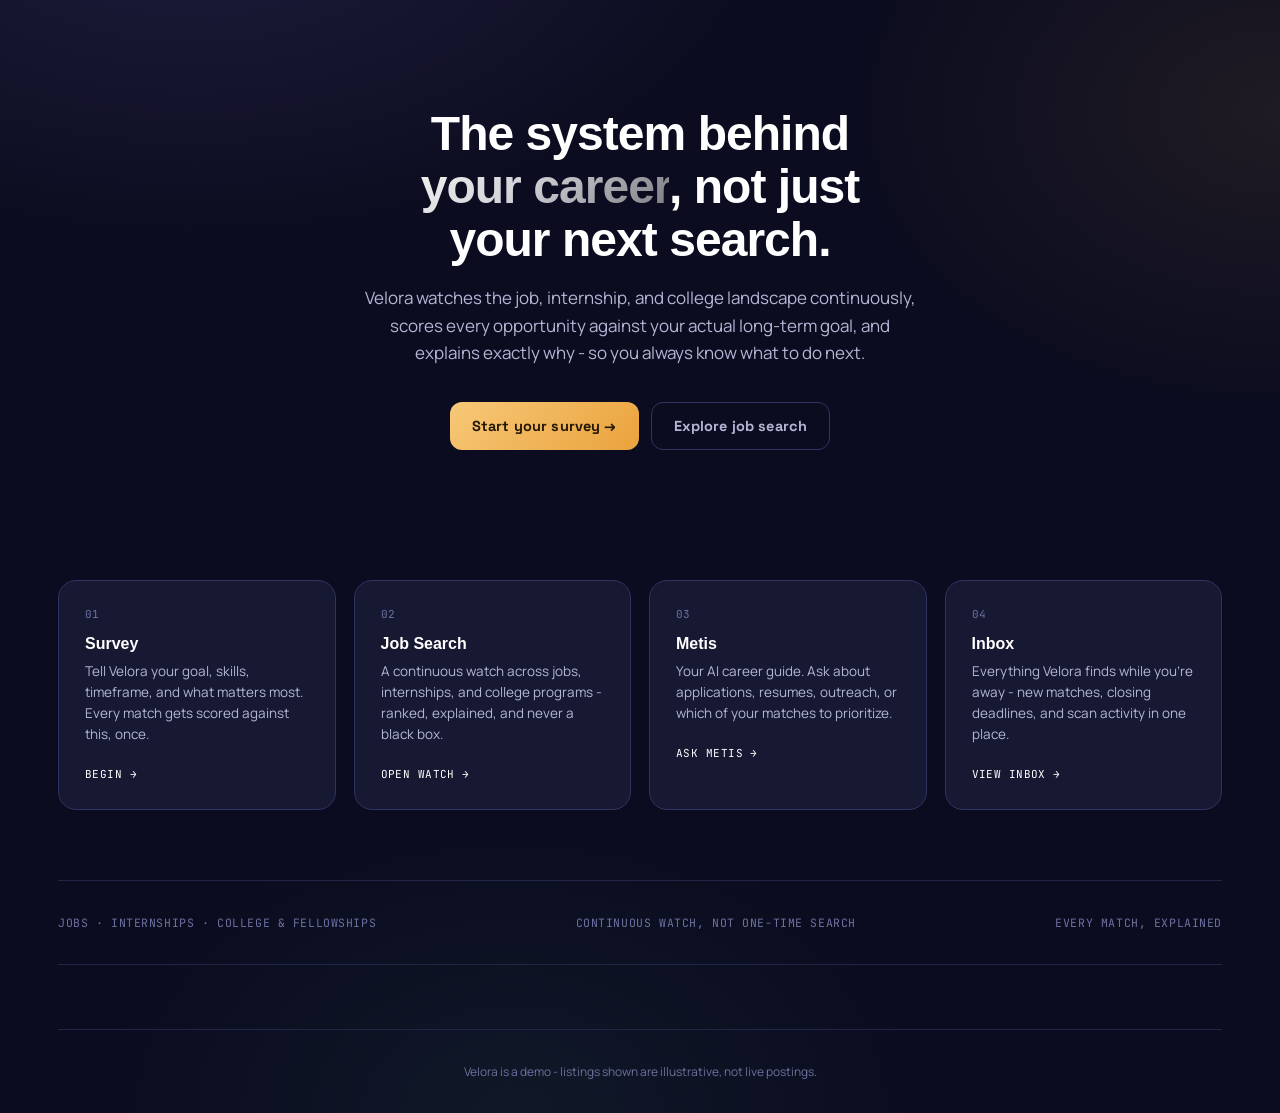
<file: index.html>
<!DOCTYPE html>
<html lang="en">
<head>
<meta charset="UTF-8">
<meta name="viewport" content="width=device-width, initial-scale=1.0">
<title>Velora — The system behind your career</title>
<link rel="stylesheet" href="styles.css">
<style>
.hero{ padding: 80px 0 60px; text-align:center; }
.hero-mark{ margin-bottom: 28px; display:flex; justify-content:center; }
.hero h1{
  font-family:'Sora', sans-serif; font-weight: 800; font-size: 48px; letter-spacing:-0.02em;
  margin: 0 0 18px; line-height: 1.1;
}
.hero h1 .grad{
  background: linear-gradient(135deg, #F1F1EF 0%, #D3D5DA 40%, #7A7C82 100%);
  -webkit-background-clip: text; background-clip: text; color: transparent;
}
.hero p{ font-family:'Manrope', sans-serif; font-size: 17px; color: var(--text-dim); max-width: 560px; margin: 0 auto 36px; line-height: 1.6; }
.hero-ctas{ display:flex; gap: 12px; justify-content:center; flex-wrap:wrap; }

.feature-grid{ display:grid; grid-template-columns: repeat(4, 1fr); gap: 18px; margin-top: 70px; }
@media (max-width: 900px){ .feature-grid{ grid-template-columns: repeat(2, 1fr); } }
@media (max-width: 560px){ .feature-grid{ grid-template-columns: 1fr; } }
.feature-card{
  background: var(--panel); border: 1px solid var(--line); border-radius: var(--radius); padding: 26px;
  transition: border-color .2s ease, transform .2s ease;
}
.feature-card:hover{ border-color: var(--steel); transform: translateY(-2px); }
.feature-card .fnum{ font-family:'JetBrains Mono', monospace; font-size: 11px; color: var(--text-faint); margin-bottom: 14px; }
.feature-card h3{ font-family:'Sora', sans-serif; font-size: 16px; font-weight: 700; margin: 0 0 8px; }
.feature-card p{ font-family:'Manrope', sans-serif; font-size: 13.5px; color: var(--text-dim); line-height: 1.55; margin: 0 0 16px; }
.feature-card a{ font-family:'JetBrains Mono', monospace; font-size: 11px; color: var(--silver); text-transform: uppercase; letter-spacing: 0.04em; }
.feature-card a:hover{ color: var(--text); }

.belt{ margin-top: 70px; padding: 34px 0; border-top: 1px solid var(--line-soft); border-bottom: 1px solid var(--line-soft); }
.belt-inner{ display:flex; justify-content:space-between; gap: 20px; flex-wrap: wrap; font-family:'JetBrains Mono', monospace; font-size: 11.5px; color: var(--text-faint); text-transform: uppercase; letter-spacing: 0.05em; }
</style>
</head>
<body>

<div id="nav-root"></div>

<div class="wrap">
  <div class="hero">
    <div class="hero-mark" id="heroMark"></div>
    <h1>The system behind<br><span class="grad">your career</span>, not just<br>your next search.</h1>
    <p>Velora watches the job, internship, and college landscape continuously, scores every opportunity against your actual long-term goal, and explains exactly why - so you always know what to do next.</p>
    <div class="hero-ctas">
      <a class="btn" href="survey.html">Start your survey →</a>
      <a class="btn ghost" href="dashboard.html">Explore job search</a>
    </div>
  </div>

  <div class="feature-grid">
    <div class="feature-card">
      <div class="fnum">01</div>
      <h3>Survey</h3>
      <p>Tell Velora your goal, skills, timeframe, and what matters most. Every match gets scored against this, once.</p>
      <a href="survey.html">Begin →</a>
    </div>
    <div class="feature-card">
      <div class="fnum">02</div>
      <h3>Job Search</h3>
      <p>A continuous watch across jobs, internships, and college programs - ranked, explained, and never a black box.</p>
      <a href="dashboard.html">Open watch →</a>
    </div>
    <div class="feature-card">
      <div class="fnum">03</div>
      <h3>Metis</h3>
      <p>Your AI career guide. Ask about applications, resumes, outreach, or which of your matches to prioritize.</p>
      <a href="metis.html">Ask Metis →</a>
    </div>
    <div class="feature-card">
      <div class="fnum">04</div>
      <h3>Inbox</h3>
      <p>Everything Velora finds while you're away - new matches, closing deadlines, and scan activity in one place.</p>
      <a href="inbox.html">View inbox →</a>
    </div>
  </div>

  <div class="belt">
    <div class="belt-inner">
      <span>Jobs · Internships · College &amp; Fellowships</span>
      <span>Continuous watch, not one-time search</span>
      <span>Every match, explained</span>
    </div>
  </div>

  <footer>Velora is a demo - listings shown are illustrative, not live postings.</footer>
</div>

<script src="state.js"></script>
<script>
  renderNav('home');
  document.getElementById('heroMark').innerHTML = veloraMark(64);
</script>
</body>
</html>
</file>
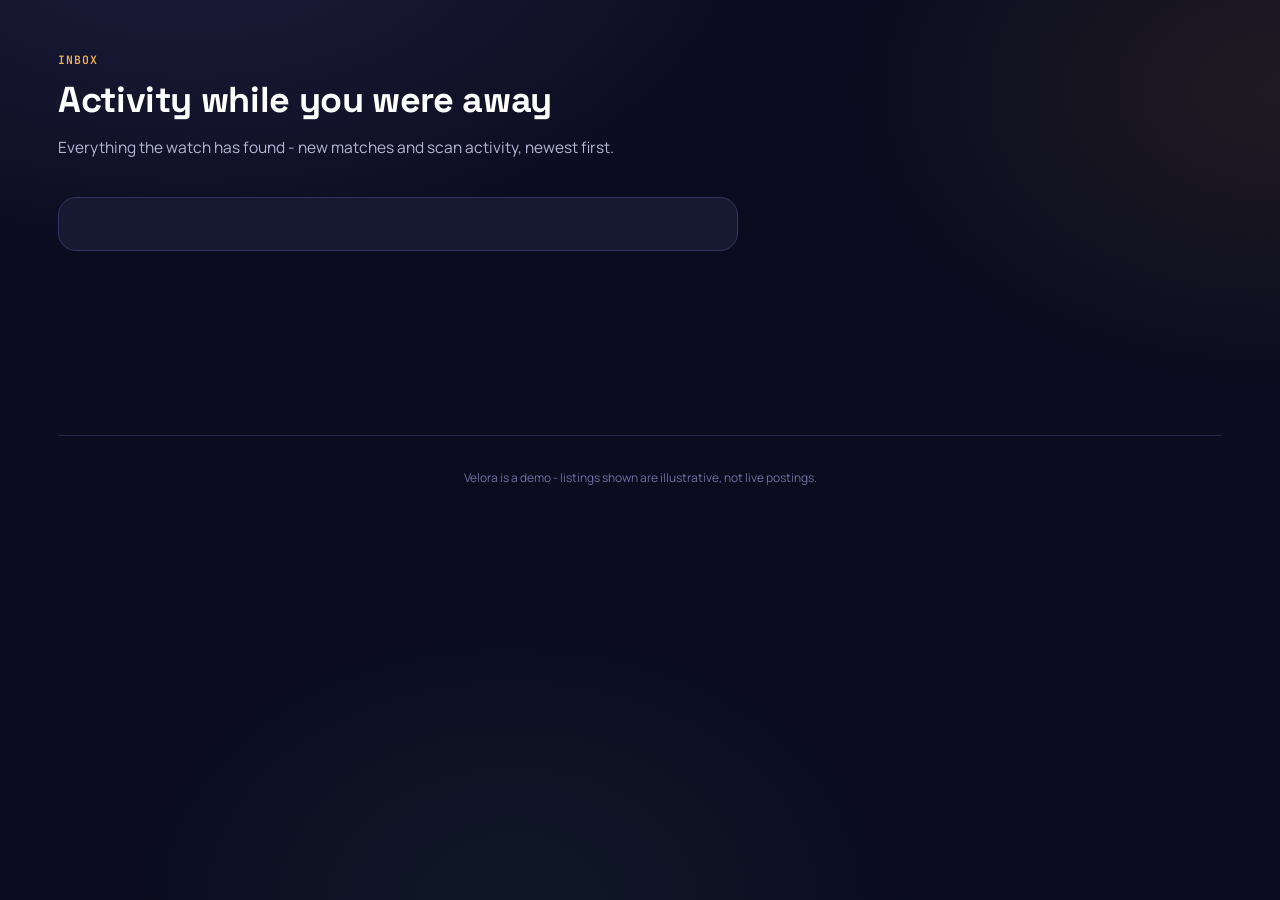
<file: inbox.html>
<!DOCTYPE html>
<html lang="en">
<head>
<meta charset="UTF-8">
<meta name="viewport" content="width=device-width, initial-scale=1.0">
<title>Inbox — Velora</title>
<link rel="stylesheet" href="styles.css">
<style>
.inbox-list{ max-width: 680px; }
.inbox-item{ display:flex; gap:16px; padding: 18px 0; border-bottom: 1px solid var(--line-soft); }
.inbox-item:last-child{ border-bottom:none; }
.inbox-icon{ width:36px; height:36px; border-radius:8px; background: var(--panel-2); border:1px solid var(--line); display:flex; align-items:center; justify-content:center; flex-shrink:0; font-size: 15px; color: var(--silver); }
.inbox-title{ font-family:'Sora', sans-serif; font-weight:700; font-size: 14.5px; margin:0 0 3px; }
.inbox-detail{ font-family:'Manrope', sans-serif; font-size: 13px; color: var(--text-dim); line-height:1.5; }
.inbox-ts{ font-family:'JetBrains Mono', monospace; font-size: 10.5px; color: var(--text-faint); margin-top:6px; }
</style>
</head>
<body>

<div id="nav-root"></div>

<div class="wrap">
  <div class="page">
    <div class="page-head">
      <div class="eyebrow">Inbox</div>
      <h1>Activity while you were away</h1>
      <p>Everything the watch has found - new matches and scan activity, newest first.</p>
    </div>

    <div class="panel inbox-list" id="inboxPanel"></div>
  </div>
  <footer>Velora is a demo - listings shown are illustrative, not live postings.</footer>
</div>

<script src="state.js"></script>
<script>
renderNav('inbox');

const notes = getNotifications();
const panel = document.getElementById('inboxPanel');

if(notes.length === 0){
  panel.innerHTML = `<div class="empty-state">
    <div class="glyph">✦</div>
    Nothing here yet.
    <div class="sub">Start the watch on the Job Search page - new matches will show up here as they're found.</div>
    <a class="btn" href="dashboard.html">Open job search →</a>
  </div>`;
} else {
  panel.innerHTML = notes.map(n => {
    const date = new Date(n.ts);
    const timeStr = date.toLocaleString([], {month:'short', day:'numeric', hour:'2-digit', minute:'2-digit'});
    return `<div class="inbox-item">
      <div class="inbox-icon">✦</div>
      <div>
        <p class="inbox-title">${n.title}</p>
        <div class="inbox-detail">${n.detail || ''}</div>
        <div class="inbox-ts">${timeStr}</div>
      </div>
    </div>`;
  }).join('');
}
</script>
</body>
</html>
</file>
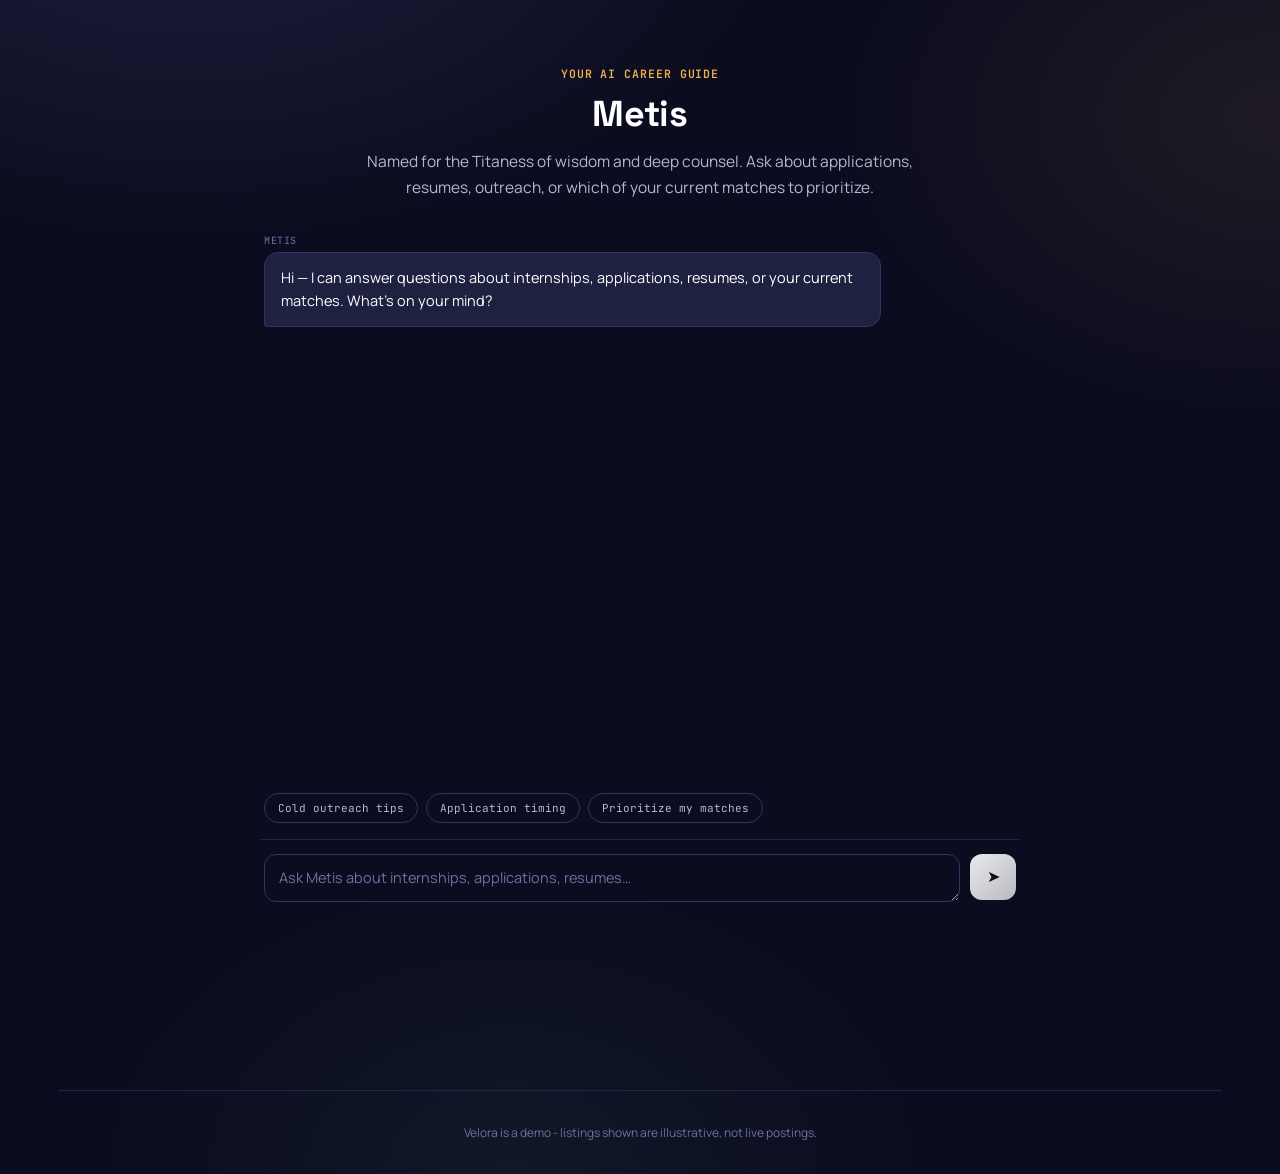
<file: metis.html>
<!DOCTYPE html>
<html lang="en">
<head>
<meta charset="UTF-8">
<meta name="viewport" content="width=device-width, initial-scale=1.0">
<title>Metis — Velora</title>
<link rel="stylesheet" href="styles.css">
<style>
.chat-shell{ max-width: 760px; margin: 0 auto; display:flex; flex-direction:column; height: calc(100vh - 220px); min-height: 480px; }
.chat-messages{ flex:1; overflow-y:auto; padding: 8px 4px 24px; display:flex; flex-direction:column; gap:16px; }
.chat-msg{ display:flex; flex-direction:column; gap:5px; max-width: 82%; }
.chat-msg.user{ align-self:flex-end; align-items:flex-end; }
.chat-msg.assistant{ align-self:flex-start; align-items:flex-start; }
.chat-bubble{ padding: 13px 16px; border-radius: 14px; font-size: 14.5px; line-height:1.6; }
.chat-msg.user .chat-bubble{ background: var(--silver-dim); border:1px solid rgba(211,213,218,0.3); color: var(--text); border-bottom-right-radius:3px; }
.chat-msg.assistant .chat-bubble{ background: var(--panel-2); border:1px solid var(--line); color: var(--text); border-bottom-left-radius:3px; }
.chat-bubble p{ margin: 0 0 8px; } .chat-bubble p:last-child{ margin-bottom:0; }
.chat-bubble strong{ color: var(--silver); }
.chat-bubble ul{ margin:6px 0; padding-left:18px; } .chat-bubble li{ margin-bottom:4px; }
.chat-msg-label{ font-family:'JetBrains Mono', monospace; font-size:10px; text-transform:uppercase; letter-spacing:0.05em; color: var(--text-faint); }
.chat-typing{ display:flex; gap:4px; padding: 13px 16px; }
.chat-typing span{ width:6px; height:6px; border-radius:50%; background: var(--text-faint); animation: typingBounce 1.2s infinite; }
.chat-typing span:nth-child(2){ animation-delay: .15s; } .chat-typing span:nth-child(3){ animation-delay: .3s; }
@keyframes typingBounce{ 0%,60%,100%{ transform: translateY(0); opacity:0.5; } 30%{ transform: translateY(-4px); opacity:1; } }
.chat-suggestions{ display:flex; flex-wrap:wrap; gap:8px; padding: 4px 4px 16px; }
.chat-suggestion{ font-family:'JetBrains Mono', monospace; font-size:11px; padding:7px 13px; border-radius:999px; border:1px solid var(--line); color: var(--text-dim); cursor:pointer; transition: all .15s ease; background:none; }
.chat-suggestion:hover{ border-color: var(--silver); color: var(--silver); }
.chat-input-row{ display:flex; gap:10px; padding: 14px 4px 4px; border-top:1px solid var(--line-soft); }
.chat-input-row textarea{ flex:1; min-height:46px; max-height:120px; padding:12px 14px; font-size:14.5px; font-family:'Manrope',sans-serif; }
.chat-send{ background: linear-gradient(135deg, #E8E9EC, #B9BBC1); color:#0C0D10; border:none; border-radius: var(--radius-sm); width:46px; height:46px; flex-shrink:0; cursor:pointer; font-size:16px; display:flex; align-items:center; justify-content:center; transition: filter .15s ease; }
.chat-send:hover{ filter: brightness(1.1); }
.chat-send:disabled{ opacity:0.5; cursor:default; }
.metis-mark{ display:flex; justify-content:center; margin-bottom: 14px; }
</style>
</head>
<body>

<div id="nav-root"></div>

<div class="wrap">
  <div class="page">
    <div class="page-head" style="text-align:center; max-width:640px; margin:0 auto 26px;">
      <div class="metis-mark" id="metisMark"></div>
      <div class="eyebrow" style="text-align:center;">Your AI career guide</div>
      <h1 style="text-align:center;">Metis</h1>
      <p style="margin:0 auto;">Named for the Titaness of wisdom and deep counsel. Ask about applications, resumes, outreach, or which of your current matches to prioritize.</p>
    </div>

    <div class="chat-shell">
      <div class="chat-messages" id="chatMessages">
        <div class="chat-msg assistant">
          <span class="chat-msg-label">Metis</span>
          <div class="chat-bubble">Hi — I can answer questions about internships, applications, resumes, or your current matches. What's on your mind?</div>
        </div>
      </div>
      <div class="chat-suggestions" id="chatSuggestions">
        <button class="chat-suggestion" data-q="What should I put in a cold outreach email for an internship?">Cold outreach tips</button>
        <button class="chat-suggestion" data-q="How far in advance should I apply for summer internships?">Application timing</button>
        <button class="chat-suggestion" data-q="Which of my current matches should I prioritize applying to first?">Prioritize my matches</button>
      </div>
      <div class="chat-input-row">
        <textarea id="chatInput" placeholder="Ask Metis about internships, applications, resumes…" rows="1"></textarea>
        <button class="chat-send" id="chatSend" aria-label="Send">➤</button>
      </div>
    </div>
  </div>
  <footer>Velora is a demo - listings shown are illustrative, not live postings.</footer>
</div>

<script src="state.js"></script>
<script>
renderNav('metis');
document.getElementById('metisMark').innerHTML = veloraMark(48);

const profile = getProfile();
const lastScored = getMatches();

const chatMessages = document.getElementById('chatMessages');
const chatInput = document.getElementById('chatInput');
const chatSend = document.getElementById('chatSend');
const chatSuggestions = document.getElementById('chatSuggestions');

let chatHistory = getChatHistory();
// Replay any prior conversation on page load
chatHistory.forEach(m => appendMessage(m.role, m.content, false));

chatInput.addEventListener('input', ()=>{ chatInput.style.height='auto'; chatInput.style.height = Math.min(120, chatInput.scrollHeight)+'px'; });
chatInput.addEventListener('keydown', (e)=>{ if(e.key==='Enter' && !e.shiftKey){ e.preventDefault(); handleSend(); } });
chatSend.addEventListener('click', handleSend);
chatSuggestions.querySelectorAll('.chat-suggestion').forEach(btn=>{
  btn.addEventListener('click', ()=>{ chatInput.value = btn.dataset.q; handleSend(); });
});

function escapeHtml(str){ const d = document.createElement('div'); d.textContent = str; return d.innerHTML; }
function renderMarkdownLite(text){
  const escaped = escapeHtml(text);
  const lines = escaped.split('\n');
  let html = '', inList = false;
  lines.forEach(line=>{
    const trimmed = line.trim();
    if(/^[-*]\s+/.test(trimmed)){ if(!inList){ html += '<ul>'; inList = true; } html += `<li>${trimmed.replace(/^[-*]\s+/, '')}</li>`; }
    else { if(inList){ html += '</ul>'; inList = false; } if(trimmed.length) html += `<p>${trimmed}</p>`; }
  });
  if(inList) html += '</ul>';
  html = html.replace(/\*\*(.+?)\*\*/g, '<strong>$1</strong>');
  return html || '<p></p>';
}

function appendMessage(role, text, scroll=true){
  const wrap = document.createElement('div');
  wrap.className = 'chat-msg ' + role;
  wrap.innerHTML = `<span class="chat-msg-label">${role==='user' ? 'You' : 'Metis'}</span><div class="chat-bubble">${renderMarkdownLite(text)}</div>`;
  chatMessages.appendChild(wrap);
  if(scroll) chatMessages.scrollTop = chatMessages.scrollHeight;
  return wrap;
}
function appendTyping(){
  const wrap = document.createElement('div');
  wrap.className = 'chat-msg assistant'; wrap.id = 'typingIndicator';
  wrap.innerHTML = `<span class="chat-msg-label">Metis</span><div class="chat-bubble chat-typing"><span></span><span></span><span></span></div>`;
  chatMessages.appendChild(wrap); chatMessages.scrollTop = chatMessages.scrollHeight;
}
function removeTyping(){ const el = document.getElementById('typingIndicator'); if(el) el.remove(); }

function buildSystemContext(){
  let ctx = `You are Metis, the built-in career guide inside "Velora", an internship/job/college-opportunity watch app. You are named for the Greek titaness of wisdom and deep counsel. Answer questions about internships, job searching, applications, resumes, cover letters, outreach, and career strategy. Be concise, practical, and warm - a few short paragraphs or a short bullet list at most, no long essays. Use **bold** sparingly for key terms and "- " for bullet lists when helpful.\n\n`;
  if(profile){
    ctx += `The user's stated goal: "${profile.northstar}". What "made it" looks like to them: "${profile.finalidea}". Timeframe: ${profile.timeframe}. Current stage: ${profile.stage}. Priorities: ${profile.priorities.join(', ')}. Skills/experience: "${profile.skills}". Deal-breakers: "${profile.dealbreakers}". Location preference: "${profile.loc}".\n\n`;
  }
  if(lastScored && lastScored.length){
    ctx += `Their current top-ranked matches (title - org - type - match% - deadline):\n`;
    lastScored.slice(0,8).forEach(l=>{ ctx += `- ${l.title} - ${l.org} - ${typeBadgeLabel(l.type)} - ${l.pct}% match - due ${l.deadline}\n`; });
    ctx += `\nIf asked which to prioritize, reason using these matches and their deadlines/scores specifically.\n`;
  }
  ctx += `\nAll listings are illustrative demo data, not live postings - if asked to actually apply, clarify this is a demo.`;
  return ctx;
}

async function handleSend(){
  const text = chatInput.value.trim();
  if(!text) return;
  chatInput.value = ''; chatInput.style.height = 'auto';
  chatSend.disabled = true;

  appendMessage('user', text);
  chatHistory.push({role:'user', content: text});
  appendTyping();

  try{
    const response = await fetch("https://api.anthropic.com/v1/messages", {
      method: "POST",
      headers: { "Content-Type": "application/json" },
      body: JSON.stringify({ model: "claude-sonnet-4-6", max_tokens: 1000, system: buildSystemContext(), messages: chatHistory })
    });
    const data = await response.json();
    removeTyping();
    const reply = (data.content || []).map(b=> b.type==='text' ? b.text : '').filter(Boolean).join('\n');
    if(!reply){ throw new Error('Empty response'); }
    appendMessage('assistant', reply);
    chatHistory.push({role:'assistant', content: reply});
    saveChatHistory(chatHistory);
  } catch(err){
    removeTyping();
    appendMessage('assistant', "Something went wrong reaching Metis just now - mind trying that again in a moment?");
    console.error('Chat error:', err);
  } finally {
    chatSend.disabled = false;
  }
}
</script>
</body>
</html>
</file>
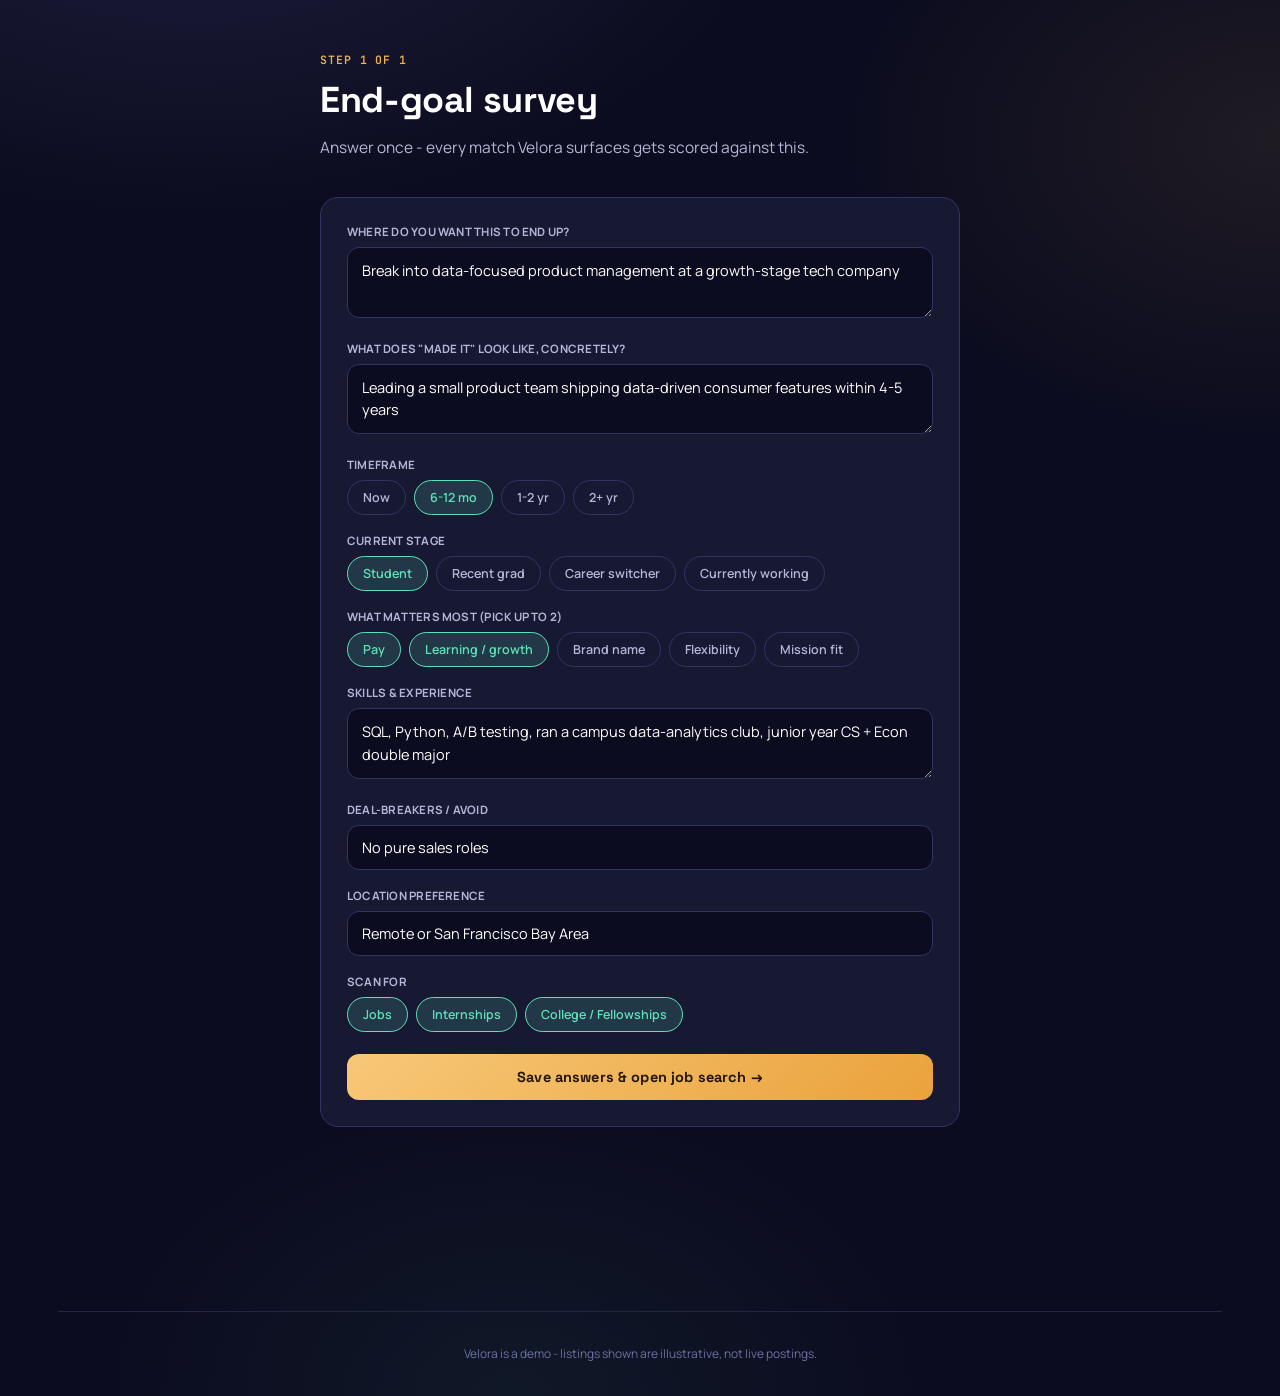
<file: survey.html>
<!DOCTYPE html>
<html lang="en">
<head>
<meta charset="UTF-8">
<meta name="viewport" content="width=device-width, initial-scale=1.0">
<title>Survey — Velora</title>
<link rel="stylesheet" href="styles.css">
<style>
.survey-wrap{ max-width: 640px; margin: 0 auto; }
</style>
</head>
<body>

<div id="nav-root"></div>

<div class="wrap">
  <div class="page">
    <div class="survey-wrap">
      <div class="page-head">
        <div class="eyebrow">Step 1 of 1</div>
        <h1>End-goal survey</h1>
        <p>Answer once - every match Velora surfaces gets scored against this.</p>
      </div>

      <div class="panel">
        <label for="northstar">Where do you want this to end up?</label>
        <textarea id="northstar">Break into data-focused product management at a growth-stage tech company</textarea>

        <label for="finalidea">What does "made it" look like, concretely?</label>
        <textarea id="finalidea">Leading a small product team shipping data-driven consumer features within 4-5 years</textarea>

        <label>Timeframe</label>
        <div class="chip-row" id="timeChips">
          <div class="chip" data-val="now">Now</div>
          <div class="chip active" data-val="6-12mo">6-12 mo</div>
          <div class="chip" data-val="1-2yr">1-2 yr</div>
          <div class="chip" data-val="2yr+">2+ yr</div>
        </div>

        <label>Current stage</label>
        <div class="chip-row" id="stageChips">
          <div class="chip active" data-val="student">Student</div>
          <div class="chip" data-val="grad">Recent grad</div>
          <div class="chip" data-val="switch">Career switcher</div>
          <div class="chip" data-val="working">Currently working</div>
        </div>

        <label>What matters most (pick up to 2)</label>
        <div class="chip-row" id="priorityChips">
          <div class="chip active" data-val="pay">Pay</div>
          <div class="chip active" data-val="learning">Learning / growth</div>
          <div class="chip" data-val="brand">Brand name</div>
          <div class="chip" data-val="flexibility">Flexibility</div>
          <div class="chip" data-val="mission">Mission fit</div>
        </div>

        <label for="skills">Skills &amp; experience</label>
        <textarea id="skills">SQL, Python, A/B testing, ran a campus data-analytics club, junior year CS + Econ double major</textarea>

        <label for="dealbreakers">Deal-breakers / avoid</label>
        <input type="text" id="dealbreakers" value="No pure sales roles">

        <label for="loc">Location preference</label>
        <input type="text" id="loc" value="Remote or San Francisco Bay Area">

        <label>Scan for</label>
        <div class="chip-row" id="typeChips">
          <div class="chip active" data-type="job">Jobs</div>
          <div class="chip active" data-type="internship">Internships</div>
          <div class="chip active" data-type="college">College / Fellowships</div>
        </div>

        <button class="btn block" id="surveyBtn">Save answers &amp; open job search →</button>
      </div>
    </div>
  </div>
  <footer>Velora is a demo - listings shown are illustrative, not live postings.</footer>
</div>

<script src="state.js"></script>
<script>
renderNav('survey');

function singleSelect(id){
  document.getElementById(id).querySelectorAll('.chip').forEach(chip=>{
    chip.addEventListener('click', ()=>{
      chip.parentElement.querySelectorAll('.chip').forEach(c=>c.classList.remove('active'));
      chip.classList.add('active');
    });
  });
}
function multiSelect(id, min=1, max=99){
  document.getElementById(id).querySelectorAll('.chip').forEach(chip=>{
    chip.addEventListener('click', ()=>{
      const parent = chip.parentElement;
      const activeCount = parent.querySelectorAll('.chip.active').length;
      if(chip.classList.contains('active')){
        if(activeCount<=min) return;
        chip.classList.remove('active');
      } else {
        if(activeCount>=max) return;
        chip.classList.add('active');
      }
    });
  });
}
singleSelect('timeChips'); singleSelect('stageChips');
multiSelect('priorityChips', 1, 2); multiSelect('typeChips', 1, 3);

function getActiveVals(id){ return Array.from(document.querySelectorAll('#'+id+' .chip.active')).map(c=>c.dataset.val); }
function getActiveTypes(){ return Array.from(document.querySelectorAll('#typeChips .chip.active')).map(c=>c.dataset.type); }

// Pre-fill from existing profile if editing
const existing = getProfile();
if(existing){
  document.getElementById('northstar').value = existing.northstar || '';
  document.getElementById('finalidea').value = existing.finalidea || '';
  document.getElementById('skills').value = existing.skills || '';
  document.getElementById('dealbreakers').value = existing.dealbreakers || '';
  document.getElementById('loc').value = existing.loc || '';
}

document.getElementById('surveyBtn').addEventListener('click', ()=>{
  const northstar = document.getElementById('northstar').value.trim();
  if(!northstar){ document.getElementById('northstar').focus(); return; }
  const profile = {
    northstar,
    finalidea: document.getElementById('finalidea').value.trim(),
    timeframe: getActiveVals('timeChips')[0] || '6-12mo',
    stage: getActiveVals('stageChips')[0] || 'student',
    priorities: getActiveVals('priorityChips'),
    skills: document.getElementById('skills').value.trim(),
    dealbreakers: document.getElementById('dealbreakers').value.trim().toLowerCase(),
    loc: document.getElementById('loc').value.trim(),
    types: getActiveTypes(),
  };
  saveProfile(profile);
  window.location.href = 'dashboard.html';
});
</script>
</body>
</html>
</file>
<file: styles.css>
@import url('https://fonts.googleapis.com/css2?family=Space+Grotesk:wght@400;500;600;700&family=Manrope:wght@400;500;600;700;800&family=JetBrains+Mono:wght@400;500;600&display=swap');
 
:root{
  --void: #0B0C1F;
  --nightsky: #12142E;
  --panel: #171933;
  --panel-2: #1E2140;
  --line: #303463;
  --line-soft: #232548;
  --text: #FFFFFF;
  --text-dim: #B4B6D6;
  --text-faint: #6E71A0;
  --gold: #F0B24E;
  --gold-dim: rgba(240,178,78,0.16);
  --violet: #9B87F5;
  --violet-dim: rgba(155,135,245,0.16);
  --aurora: #5FE0B8;
  --aurora-dim: rgba(95,224,184,0.15);
  --comet: #7BA9FF;
  --comet-dim: rgba(123,169,255,0.15);
  --danger: #F27A6B;
  --danger-dim: rgba(242,122,107,0.16);
  --radius: 18px;
  --radius-sm: 12px;
}
*{ box-sizing: border-box; }
html{ scroll-behavior: smooth; }
body{
  margin:0;
  background: var(--void);
  background-image:
    radial-gradient(ellipse 1000px 600px at 15% -10%, rgba(155,135,245,0.14), transparent 60%),
    radial-gradient(ellipse 800px 550px at 100% 10%, rgba(240,178,78,0.09), transparent 55%),
    radial-gradient(ellipse 700px 500px at 40% 100%, rgba(95,224,184,0.06), transparent 60%);
  color: var(--text);
  font-family: 'Manrope', sans-serif;
  min-height: 100vh;
  -webkit-font-smoothing: antialiased;
  position: relative;
}
::selection{ background: var(--gold-dim); color: var(--gold); }
a{ color: inherit; text-decoration: none; }
.wrap{ max-width: 1220px; margin: 0 auto; padding: 0 28px; position: relative; z-index: 1; }
 
#starfield{ position: fixed; inset: 0; z-index: 0; pointer-events: none; }
 
/* ============ NAV ============ */
.nav{ border-bottom: 1px solid var(--line-soft); padding: 20px 0; position: sticky; top: 0; z-index: 50; background: rgba(11,12,31,0.82); backdrop-filter: blur(14px); }
.nav-inner{ display:flex; align-items:center; justify-content:space-between; gap: 24px; flex-wrap: wrap; }
.logo{ display:flex; align-items:center; gap:11px; }
.logo svg{ width: 32px; height: 32px; flex-shrink:0; }
.logo-word{ font-family:'Space Grotesk', sans-serif; font-weight:700; font-size: 19px; letter-spacing: 0.02em; color: var(--text); }
.nav-links{ display:flex; gap: 6px; flex-wrap: wrap; }
.nav-link{ font-family:'Manrope', sans-serif; font-size: 13.5px; font-weight: 600; padding: 9px 16px; border-radius: 999px; color: var(--text-dim); transition: all .15s ease; border: 1px solid transparent; }
.nav-link:hover{ color: var(--text); background: var(--panel); }
.nav-link.active{ color: var(--gold); border-color: rgba(240,178,78,0.35); background: var(--gold-dim); }
.nav-status{ display:flex; align-items:center; gap:8px; font-family:'JetBrains Mono', monospace; font-size: 11px; color: var(--text-faint); }
.nav-status .dot{ width:7px; height:7px; border-radius:50%; background: var(--line); }
.nav-status .dot.live{ background: var(--aurora); box-shadow: 0 0 8px rgba(95,224,184,0.7); }
 
/* ============ SHARED PAGE ELEMENTS ============ */
.page{ padding: 52px 0 120px; }
.page-head{ margin-bottom: 36px; }
.page-head .eyebrow{ font-family:'JetBrains Mono', monospace; font-size: 11.5px; font-weight: 600; letter-spacing: 0.08em; text-transform: uppercase; color: var(--gold); margin-bottom: 10px; }
.page-head h1{ font-family:'Space Grotesk', sans-serif; font-weight: 700; font-size: 36px; margin: 0 0 12px; letter-spacing: -0.01em; color: var(--text); }
.page-head p{ font-family:'Manrope', sans-serif; font-size: 15.5px; color: var(--text-dim); max-width: 580px; line-height: 1.65; margin:0; }
 
.panel{ background: var(--panel); border: 1px solid var(--line); border-radius: var(--radius); padding: 26px; }
.panel + .panel{ margin-top:18px; }
.panel h2{ font-family:'Space Grotesk', sans-serif; font-size: 14px; font-weight:700; letter-spacing:0.01em; color: var(--text); margin: 0 0 4px; }
.panel .sub{ font-family:'Manrope', sans-serif; font-size:12.5px; color:var(--text-faint); margin: 0 0 18px; line-height:1.5; }
 
label{ display:block; font-family:'Manrope', sans-serif; font-size: 11.5px; font-weight: 700; letter-spacing: 0.02em; text-transform: uppercase; color: var(--text-dim); margin: 18px 0 8px; }
label:first-of-type{ margin-top:0; }
input[type=text], textarea{ width:100%; background: var(--void); border: 1px solid var(--line); border-radius: var(--radius-sm); color: var(--text); font-family:'Manrope', sans-serif; font-size: 14.5px; padding: 12px 14px; resize: vertical; transition: border-color .15s ease; }
textarea{ min-height: 66px; line-height:1.55; }
input[type=text]:focus, textarea:focus{ outline: none; border-color: var(--gold); }
input[type=text]::placeholder, textarea::placeholder{ color: var(--text-faint); }
 
.chip-row{ display:flex; flex-wrap:wrap; gap:8px; }
.chip{ font-family:'Manrope', sans-serif; font-size: 12.5px; font-weight: 600; padding: 8px 15px; border-radius: 999px; border: 1px solid var(--line); color: var(--text-dim); cursor:pointer; user-select:none; transition: all .15s ease; background: none; }
.chip:hover{ border-color: var(--text-faint); }
.chip.active{ border-color: var(--aurora); color: var(--aurora); background: var(--aurora-dim); }
.chip:focus-visible, .btn:focus-visible, .icon-btn:focus-visible{ outline: 2px solid var(--gold); outline-offset:2px; }
 
.btn{ background: linear-gradient(135deg, #F7C878, #EAA23C); color: #241704; border: none; border-radius: var(--radius-sm); font-family:'Space Grotesk', sans-serif; font-weight:700; font-size: 14.5px; letter-spacing:0.01em; padding: 14px 22px; cursor:pointer; transition: filter .15s ease, transform .1s ease; display:inline-flex; align-items:center; gap:8px; }
.btn:hover{ filter: brightness(1.07); }
.btn:active{ transform: translateY(1px); }
.btn:disabled{ opacity:0.5; cursor:default; }
.btn.block{ width:100%; margin-top: 22px; justify-content:center; }
.btn.stop{ background: transparent; border:1px solid var(--danger); color: var(--danger); }
.btn.stop:hover{ background: var(--danger-dim); filter:none; }
.btn.ghost{ background:transparent; border:1px solid var(--line); color: var(--text-dim); }
.btn.ghost:hover{ border-color: var(--text-faint); color: var(--text); filter:none; }
.btn.violet{ background: linear-gradient(135deg, #B6A4FF, #8A72F0); color: #14102E; }
 
.hint{ font-family:'Manrope', sans-serif; font-size: 12px; color: var(--text-faint); margin-top: 12px; line-height:1.6; }
 
.badge{ font-family:'JetBrains Mono', monospace; font-size: 10px; text-transform:uppercase; letter-spacing:0.04em; padding: 4px 10px; border-radius: 999px; border:1px solid var(--line); color: var(--text-dim); white-space:nowrap; }
.badge.type-job{ color:var(--gold); border-color: rgba(240,178,78,0.4); background: var(--gold-dim); }
.badge.type-internship{ color:var(--aurora); border-color: rgba(95,224,184,0.4); background: var(--aurora-dim); }
.badge.type-college{ color:var(--comet); border-color: rgba(123,169,255,0.4); background: var(--comet-dim); }
.badge.type-athletic{ color:var(--violet); border-color: rgba(155,135,245,0.4); background: var(--violet-dim); }
.badge.deadline{ color: var(--danger); border-color: rgba(242,122,107,0.45); background: var(--danger-dim); }
.badge.new{ color: var(--aurora); border-color: rgba(95,224,184,0.5); background: var(--aurora-dim); }
 
.empty-state{ border: 1px dashed var(--line); border-radius: var(--radius); padding: 64px 32px; text-align:center; color: var(--text-dim); }
.empty-state .glyph{ font-size: 26px; margin-bottom:14px; color: var(--gold); }
.empty-state .sub{ font-family:'Manrope', sans-serif; font-size: 12.5px; margin-top: 10px; color: var(--text-faint); }
.empty-state .btn{ margin-top: 20px; }
 
footer{ margin-top: 64px; padding: 32px 0; border-top: 1px solid var(--line-soft); font-family:'Manrope', sans-serif; font-size: 12px; color: var(--text-faint); text-align:center; line-height:1.6; }
.hidden{ display:none !important; }
::-webkit-scrollbar{ width:6px; }
::-webkit-scrollbar-thumb{ background: var(--line); border-radius:3px; }
 
/* ============ ROLE PICKER (marketing site) ============ */
.role-grid{ display:grid; grid-template-columns: repeat(3, 1fr); gap: 18px; margin-top: 40px; }
@media (max-width: 800px){ .role-grid{ grid-template-columns: 1fr; } }
.role-card{ background: var(--panel); border: 1px solid var(--line); border-radius: var(--radius); padding: 28px; text-align:left; cursor:pointer; transition: all .2s ease; }
.role-card:hover{ border-color: var(--gold); transform: translateY(-3px); }
.role-card .ricon{ font-size: 26px; margin-bottom: 14px; }
.role-card h3{ font-family:'Space Grotesk', sans-serif; font-size: 17px; margin: 0 0 8px; }
.role-card p{ font-family:'Manrope', sans-serif; font-size: 13px; color: var(--text-dim); line-height: 1.55; margin: 0; }
 
/* ============ METIS FLOATING WIDGET ============ */
.chat-launcher{ position: fixed; bottom: 26px; right: 26px; z-index: 60; width: 62px; height: 62px; border-radius: 50%; background: linear-gradient(135deg, #F7C878, #EAA23C); color: #241704; border: none; cursor: pointer; display:flex; align-items:center; justify-content:center; box-shadow: 0 10px 30px rgba(240,178,78,0.35); transition: transform .18s ease, filter .18s ease; }
.chat-launcher:hover{ transform: scale(1.06); filter: brightness(1.06); }
.chat-launcher svg{ width:28px; height:28px; }
.chat-launcher .badge-dot{ position:absolute; top:3px; right:3px; width:12px; height:12px; border-radius:50%; background: var(--aurora); border: 2px solid var(--void); }
.chat-window{ position: fixed; bottom: 100px; right: 26px; z-index: 61; width: 390px; max-width: calc(100vw - 40px); height: 570px; max-height: calc(100vh - 140px); background: var(--nightsky); border: 1px solid var(--line); border-radius: var(--radius); display:flex; flex-direction:column; overflow:hidden; box-shadow: 0 26px 70px rgba(0,0,0,0.55); opacity:0; transform: translateY(14px) scale(0.98); pointer-events:none; transition: opacity .18s ease, transform .18s ease; }
.chat-window.open{ opacity:1; transform:none; pointer-events:auto; }
.chat-header{ padding: 16px 18px; border-bottom: 1px solid var(--line); display:flex; align-items:center; justify-content:space-between; flex-shrink:0; }
.chat-header-title{ display:flex; align-items:center; gap:10px; font-family:'Space Grotesk',sans-serif; font-weight:700; font-size:16px; }
.chat-header-title .mark{ width:22px; height:22px; }
.chat-header .sub{ font-family:'JetBrains Mono', monospace; font-size:10px; color: var(--text-faint); margin-top:3px; }
.chat-close{ background:none; border:none; color: var(--text-dim); font-size:18px; cursor:pointer; line-height:1; padding:4px; }
.chat-close:hover{ color: var(--text); }
.chat-messages{ flex:1; overflow-y:auto; padding: 16px 18px; display:flex; flex-direction:column; gap:14px; }
.chat-msg{ display:flex; flex-direction:column; gap:4px; max-width: 90%; }
.chat-msg.user{ align-self:flex-end; align-items:flex-end; }
.chat-msg.assistant{ align-self:flex-start; align-items:flex-start; }
.chat-bubble{ padding: 11px 14px; border-radius: 13px; font-size: 13.5px; line-height:1.55; }
.chat-msg.user .chat-bubble{ background: var(--gold-dim); border:1px solid rgba(240,178,78,0.3); color: var(--text); border-bottom-right-radius:3px; }
.chat-msg.assistant .chat-bubble{ background: var(--panel-2); border:1px solid var(--line); color: var(--text); border-bottom-left-radius:3px; }
.chat-bubble p{ margin: 0 0 8px; } .chat-bubble p:last-child{ margin-bottom:0; }
.chat-bubble strong{ color: var(--gold); }
.chat-bubble ul{ margin:6px 0; padding-left:18px; } .chat-bubble li{ margin-bottom:4px; }
.chat-msg-label{ font-family:'JetBrains Mono', monospace; font-size:9.5px; text-transform:uppercase; letter-spacing:0.05em; color: var(--text-faint); }
.chat-typing{ display:flex; gap:4px; padding: 12px 14px; }
.chat-typing span{ width:6px; height:6px; border-radius:50%; background: var(--text-faint); animation: typingBounce 1.2s infinite; }
.chat-typing span:nth-child(2){ animation-delay: .15s; } .chat-typing span:nth-child(3){ animation-delay: .3s; }
@keyframes typingBounce{ 0%,60%,100%{ transform: translateY(0); opacity:0.5; } 30%{ transform: translateY(-4px); opacity:1; } }
.chat-suggestions{ display:flex; flex-wrap:wrap; gap:6px; padding: 0 18px 14px; flex-shrink:0; }
.chat-suggestion{ font-family:'JetBrains Mono', monospace; font-size:10.5px; padding:6px 11px; border-radius:999px; border:1px solid var(--line); color: var(--text-dim); cursor:pointer; transition: all .15s ease; background:none; }
.chat-suggestion:hover{ border-color: var(--gold); color: var(--gold); }
.chat-input-row{ display:flex; gap:8px; padding: 14px 16px; border-top:1px solid var(--line); flex-shrink:0; }
.chat-input-row textarea{ flex:1; min-height:40px; max-height:100px; padding:10px 12px; font-size:13.5px; font-family:'Manrope',sans-serif; }
.chat-send{ background: linear-gradient(135deg, #F7C878, #EAA23C); color:#241704; border:none; border-radius: var(--radius-sm); width:40px; height:40px; flex-shrink:0; cursor:pointer; font-size:16px; display:flex; align-items:center; justify-content:center; transition: filter .15s ease; }
.chat-send:hover{ filter: brightness(1.08); }
.chat-send:disabled{ opacity:0.5; cursor:default; }
 
/* ============ ROADMAP ============ */
.roadmap-track{ position: relative; padding-left: 6px; }
.roadmap-step{ position: relative; padding: 0 0 26px 34px; }
.roadmap-step:last-child{ padding-bottom: 0; }
.roadmap-step::before{ content:''; position:absolute; left:5px; top:4px; bottom:-4px; width:2px; background: var(--line); }
.roadmap-step:last-child::before{ display:none; }
.roadmap-dot{ position:absolute; left:0; top:2px; width:12px; height:12px; border-radius:50%; background: var(--panel-2); border: 2px solid var(--line); }
.roadmap-step.done .roadmap-dot{ background: var(--aurora); border-color: var(--aurora); }
.roadmap-step.current .roadmap-dot{ background: var(--gold); border-color: var(--gold); box-shadow: 0 0 0 4px rgba(240,178,78,0.2); }
.roadmap-step h4{ font-family:'Space Grotesk', sans-serif; font-size: 14.5px; margin: 0 0 4px; color: var(--text); }
.roadmap-step p{ font-family:'Manrope', sans-serif; font-size: 12.5px; color: var(--text-dim); margin: 0; line-height: 1.5; }
.roadmap-stage-badge{ font-family:'JetBrains Mono', monospace; font-size: 9.5px; text-transform: uppercase; letter-spacing: 0.05em; color: var(--text-faint); margin-top: 6px; display:inline-block; }
 
.stat-row{ display:grid; grid-template-columns: repeat(3, 1fr); gap: 14px; }
.stat-box{ background: var(--void); border: 1px solid var(--line); border-radius: var(--radius-sm); padding: 16px; }
.stat-box .snum{ font-family:'Space Grotesk', sans-serif; font-weight: 700; font-size: 24px; color: var(--text); }
.stat-box .slabel{ font-family:'JetBrains Mono', monospace; font-size: 9.5px; text-transform: uppercase; letter-spacing: 0.05em; color: var(--text-faint); margin-top: 4px; }
</file>
